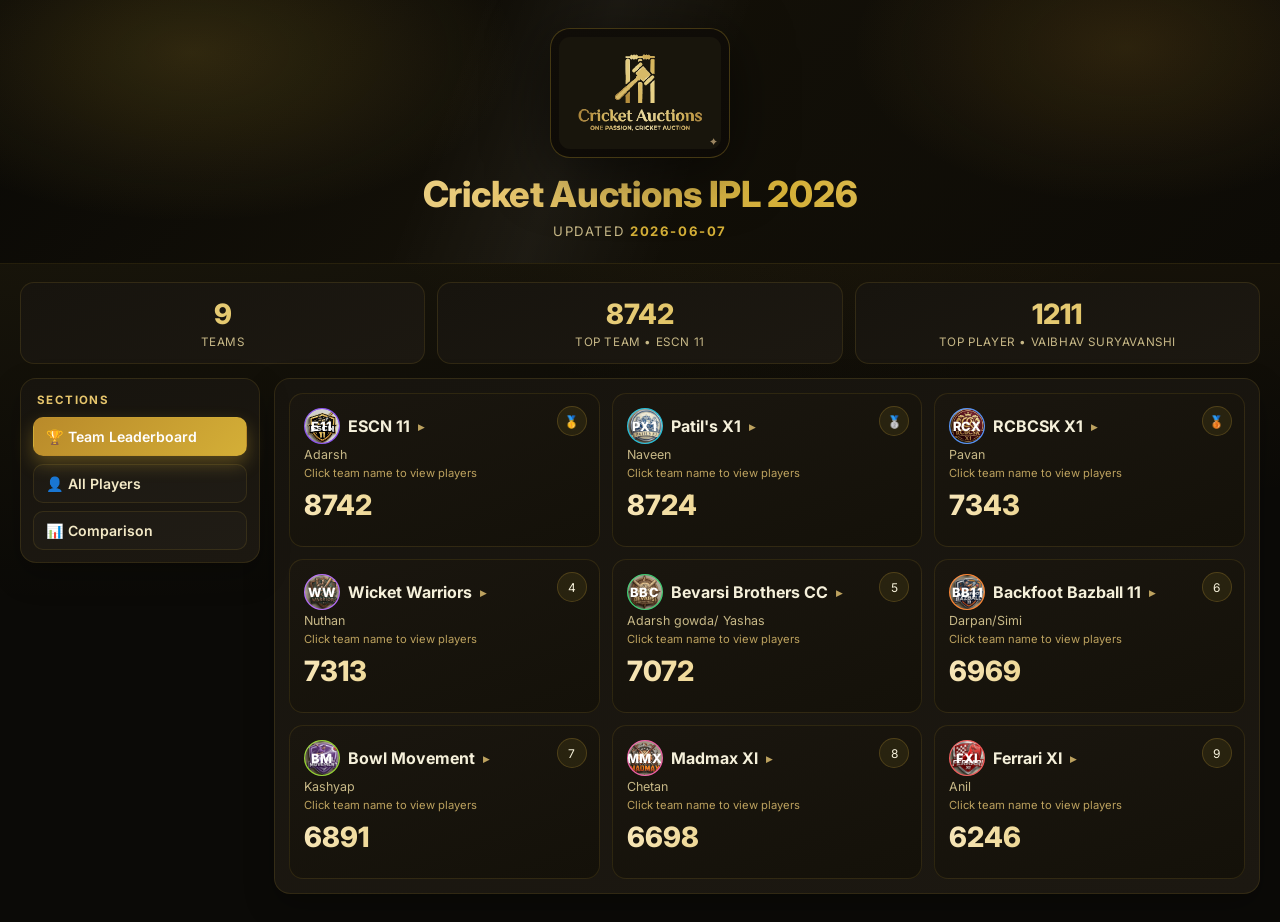
<file: docs/index.html>
<!DOCTYPE html>
<html lang="en">
<head>
    <meta charset="UTF-8">
    <meta name="viewport" content="width=device-width, initial-scale=1.0">
    <title>IPL 2026 • Fantasy Premier League</title>
    <link rel="preconnect" href="https://fonts.googleapis.com">
    <link href="https://fonts.googleapis.com/css2?family=Inter:wght@300;400;500;600;700;800&display=swap" rel="stylesheet">
    <style>
        * { margin: 0; padding: 0; box-sizing: border-box; }
        :root {
            --bg: #0b0a07;
            --bg-soft: #12100b;
            --card: #17140e;
            --card-2: #1c1811;
            --line: #d4af3722;
            --text: #f5f0da;
            --muted: #c7b887;
            --accent: #d4af37;
            --accent-2: #b98a2a;
        }
        body {
            font-family: 'Inter', sans-serif;
            background:
                radial-gradient(1200px 700px at 8% -10%, #d4af371f, transparent),
                radial-gradient(900px 500px at 90% 0%, #c08a1c1f, transparent),
                var(--bg);
            color: var(--text);
            min-height: 100vh;
        }

        .header {
            position: relative;
            overflow: hidden;
            border-bottom: 1px solid var(--line);
            background: linear-gradient(135deg, #090805 0%, #131008 45%, #0d0b06 100%);
        }
        .header::before {
            content: '';
            position: absolute;
            inset: 0;
            background:
                radial-gradient(500px 260px at 15% 20%, #d4af372d, transparent 65%),
                radial-gradient(420px 240px at 88% 18%, #b98a2a2b, transparent 65%),
                linear-gradient(110deg, transparent 0 35%, #ffffff0c 45%, transparent 55%);
            animation: sweep 8s linear infinite;
        }
        @keyframes sweep {
            from { transform: translateX(-10%); }
            to { transform: translateX(10%); }
        }
        .header-inner {
            position: relative;
            max-width: 1280px;
            margin: 0 auto;
            padding: 28px 24px 24px;
            display: grid;
            grid-template-columns: 1fr;
            align-items: center;
            gap: 16px;
            text-align: center;
        }
        .logo-wrap {
            display: flex;
            justify-content: center;
        }
        .hero-logo {
            width: min(180px, 32vw);
            height: auto;
            max-height: 180px;
            object-fit: contain;
            display: block;
            filter: drop-shadow(0 12px 30px #00000088);
            border: 1px solid #d4af3744;
            border-radius: 20px;
            background: linear-gradient(160deg, #100d08, #0d0a06);
            padding: 8px;
        }
        .title-wrap { text-align: center; }
        .title-wrap h1 {
            font-size: clamp(1.35rem, 3vw, 2.25rem);
            line-height: 1.15;
            font-weight: 800;
            letter-spacing: -0.3px;
            background: linear-gradient(95deg, #f8f1d7 0%, #e6c56c 40%, #d4af37 62%, #f7e7b5 100%);
            -webkit-background-clip: text;
            -webkit-text-fill-color: transparent;
        }
        .subtitle {
            margin-top: 8px;
            color: var(--muted);
            font-size: 0.82rem;
            letter-spacing: 1.6px;
            text-transform: uppercase;
        }
        .subtitle span { color: var(--accent); font-weight: 700; }

        .container {
            max-width: 1280px;
            margin: 0 auto;
            padding: 18px 20px 28px;
        }
        .stats {
            display: grid;
            grid-template-columns: repeat(auto-fit, minmax(180px, 1fr));
            gap: 12px;
            margin-bottom: 14px;
        }
        .stat-box {
            background: linear-gradient(160deg, var(--card), var(--card-2));
            border: 1px solid var(--line);
            border-radius: 14px;
            padding: 14px;
            text-align: center;
        }
        .stat-box .val {
            font-size: 1.75rem;
            font-weight: 800;
            background: linear-gradient(120deg, #f5e3ab, var(--accent));
            -webkit-background-clip: text;
            -webkit-text-fill-color: transparent;
        }
        .stat-box .lbl {
            font-size: 0.73rem;
            color: var(--muted);
            margin-top: 4px;
            text-transform: uppercase;
            letter-spacing: 0.6px;
        }

        .shell {
            display: grid;
            grid-template-columns: 240px 1fr;
            gap: 14px;
            align-items: start;
        }
        .nav-card,
        .content-card {
            border: 1px solid var(--line);
            background: linear-gradient(170deg, var(--card), var(--card-2));
            border-radius: 16px;
            box-shadow: 0 12px 30px #00000040;
        }
        .nav-card {
            position: sticky;
            top: 12px;
            padding: 12px;
        }
        .nav-title {
            color: #e6c56c;
            font-size: 0.72rem;
            font-weight: 700;
            letter-spacing: 1.4px;
            text-transform: uppercase;
            margin: 2px 4px 10px;
        }
        .tabs {
            display: grid;
            gap: 8px;
        }
        .tab {
            padding: 10px 12px;
            border-radius: 10px;
            border: 1px solid var(--line);
            background: #ffffff05;
            color: #f3e9c6;
            font-size: 0.88rem;
            font-weight: 600;
            cursor: pointer;
            transition: all 0.2s ease;
        }
        .tab:hover { border-color: #d4af3750; background: #ffffff10; }
        .tab.active {
            color: #fff;
            border-color: transparent;
            background: linear-gradient(135deg, #b98a2a, #d4af37);
            box-shadow: 0 8px 18px #d4af3755;
        }

        .content-card { padding: 14px; }
        .panel { display: none; animation: fadeIn 0.22s ease; }
        .panel.active { display: block; }
        @keyframes fadeIn {
            from { opacity: 0; transform: translateY(6px); }
            to { opacity: 1; transform: translateY(0); }
        }

        .leaderboard { display: grid; grid-template-columns: repeat(auto-fit, minmax(290px, 1fr)); gap: 12px; }
        .team-card {
            position: relative;
            border: 1px solid var(--line);
            background: linear-gradient(160deg, #1a160f, #141109);
            border-radius: 14px;
            padding: 14px;
        }
        .team-card .rank-badge {
            position: absolute;
            right: 12px;
            top: 12px;
            width: 30px;
            height: 30px;
            border-radius: 50%;
            display: grid;
            place-items: center;
            font-size: 0.75rem;
            border: 1px solid #d4af3738;
            background: #d4af3718;
        }
        .team-card h3 {
            font-size: 1rem;
            margin-bottom: 3px;
            cursor: pointer;
            user-select: none;
            position: relative;
            outline: none;
        }
        .team-title { display: inline-flex; align-items: center; gap: 8px; }
        .team-title::after {
            content: ' ▸';
            color: #bda25f;
            font-size: 0.75rem;
            display: inline-block;
            transition: transform 0.24s;
        }
        .team-card.expanded .team-title::after { transform: rotate(90deg); }
        .team-card h3[data-tooltip]::before {
            content: attr(data-tooltip);
            position: absolute;
            left: 0;
            top: -34px;
            background: #0f0d08;
            color: #f3e9c6;
            border: 1px solid #d4af3750;
            border-radius: 8px;
            padding: 5px 8px;
            font-size: 0.72rem;
            font-weight: 500;
            white-space: nowrap;
            opacity: 0;
            transform: translateY(4px);
            transition: all 0.18s ease;
            pointer-events: none;
            z-index: 5;
            box-shadow: 0 6px 18px #00000066;
        }
        .team-card h3[data-tooltip]:hover::before,
        .team-card h3[data-tooltip]:focus-visible::before {
            opacity: 1;
            transform: translateY(0);
        }
        .team-logo {
            width: 26px;
            height: 26px;
            border-radius: 50%;
            display: inline-flex;
            align-items: center;
            justify-content: center;
            color: #fff;
            font-size: 0.62rem;
            font-weight: 800;
            letter-spacing: 0.35px;
            background: radial-gradient(circle at 30% 30%, #ffffff33, transparent 45%), var(--logo, #64748b);
            border: 1px solid #ffffff24;
            position: relative;
            overflow: hidden;
        }
        .team-logo img {
            position: absolute;
            inset: 0;
            width: 100%;
            height: 100%;
            object-fit: cover;
            border-radius: 50%;
        }
        .team-logo-fallback {
            position: relative;
            z-index: 1;
        }
        .team-card .owner { color: var(--muted); font-size: 0.78rem; margin-bottom: 10px; }
        .team-click-hint {
            font-size: 0.7rem;
            color: #bda25f;
            margin: -6px 0 8px;
        }
        .team-card .total {
            font-size: 1.75rem;
            font-weight: 800;
            margin-bottom: 10px;
            background: linear-gradient(110deg, #f8e7ba, var(--accent));
            -webkit-background-clip: text;
            -webkit-text-fill-color: transparent;
        }
        .team-card .players { max-height: 0; overflow: hidden; transition: max-height 0.35s ease; }
        .team-card.expanded .players { max-height: 520px; overflow-y: auto; }
        .team-card .player-row {
            display: flex;
            justify-content: space-between;
            font-size: 0.82rem;
            padding: 5px 0;
            border-bottom: 1px dashed #ffffff14;
        }
        .team-card .player-row:last-child { border-bottom: none; }
        .team-card .player-row .pts { color: #f3d277; font-weight: 700; }
        .team-card .player-row .no-pts { color: #64748b; }

        .search {
            width: 100%;
            border: 1px solid #ffffff1f;
            background: #ffffff08;
            border-radius: 999px;
            color: #e8e8f0;
            font-size: 0.92rem;
            padding: 12px 16px;
            margin-bottom: 10px;
        }
        .search:focus { outline: none; border-color: #d4af37; box-shadow: 0 0 0 3px #d4af3738; }

        table {
            width: 100%;
            border-collapse: collapse;
            overflow: hidden;
            border-radius: 12px;
            background: #11162a;
        }
        th, td { padding: 11px 12px; border-bottom: 1px solid #ffffff10; text-align: left; }
        th {
            position: sticky;
            top: 0;
            z-index: 1;
            font-size: 0.74rem;
            letter-spacing: 0.6px;
            text-transform: uppercase;
            color: #e5cf8b;
            background: #1a160f;
            cursor: pointer;
            font-weight: 700;
        }
        td { font-size: 0.84rem; }
        tr:hover td { background: #ffffff08; }
        .rank { color: #d9bb62; font-weight: 700; }
        .team-cell { display: flex; align-items: center; gap: 8px; }
        .team-cell .team-logo { width: 20px; height: 20px; font-size: 0.52rem; }

        .metric-switcher {
            display: flex;
            flex-wrap: wrap;
            gap: 8px;
            margin-bottom: 10px;
        }
        .metric-btn {
            border: 1px solid var(--line);
            background: #ffffff08;
            color: #f3e9c6;
            border-radius: 999px;
            padding: 7px 11px;
            font-size: 0.78rem;
            font-weight: 700;
            cursor: pointer;
        }
        /* Larger crest in Team Leaderboard cards */
        .team-card .team-logo {
            width: 36px;
            height: 36px;
            font-size: 0.8rem;
        }
        .metric-btn.active {
            color: #fff;
            border-color: transparent;
            background: linear-gradient(130deg, #b98a2a, #d4af37);
        }
        .comparison-wrap { display: grid; gap: 10px; }
        .podium {
            display: grid;
            grid-template-columns: repeat(3, minmax(0, 1fr));
            gap: 10px;
        }
        .podium-card {
            border: 1px solid #ffffff18;
            background: linear-gradient(160deg, #1b2140, #151b33);
            border-radius: 12px;
            padding: 10px;
            display: grid;
            gap: 6px;
        }
        .podium-top { display: flex; justify-content: space-between; align-items: center; font-size: 0.78rem; color: #e9d598; }
        .podium-points { font-weight: 800; color: #f3d277; }
        .podium-name { font-weight: 700; font-size: 0.9rem; color: #f5f5ff; }
        .podium-meta { font-size: 0.73rem; color: #94a3b8; }
        .podium-bar-track { height: 7px; background: #ffffff12; border-radius: 999px; overflow: hidden; }
        .podium-bar-fill { height: 100%; width: 0; transition: width 0.7s ease; }

        .comp-list {
            border: 1px solid #ffffff18;
            border-radius: 12px;
            background: linear-gradient(160deg, #1b2140, #151b33);
            padding: 8px;
            display: grid;
            gap: 6px;
        }
        .comp-row { display: grid; grid-template-columns: 28px 1fr 85px; gap: 10px; align-items: center; }
        .comp-rank {
            width: 28px;
            height: 28px;
            border-radius: 50%;
            display: grid;
            place-items: center;
            font-size: 0.72rem;
            font-weight: 800;
            color: #ddd6fe;
            background: #ffffff12;
            border: 1px solid #ffffff1c;
        }
        .comp-main { min-width: 0; }
        .comp-name { font-size: 0.84rem; white-space: nowrap; overflow: hidden; text-overflow: ellipsis; }
        .comp-sub { font-size: 0.72rem; color: #94a3b8; margin-top: 2px; }
        .comp-track { height: 6px; margin-top: 5px; background: #ffffff10; border-radius: 999px; overflow: hidden; }
        .comp-fill { height: 100%; width: 0; transition: width 0.7s ease; }
        .comp-points { text-align: right; font-size: 0.82rem; font-weight: 800; color: #f3d277; }

        @media (max-width: 980px) {
            .shell { grid-template-columns: 1fr; }
            .nav-card { position: static; }
            .tabs { grid-template-columns: repeat(3, minmax(0, 1fr)); display: grid; }
            .tab { text-align: center; }
        }
        @media (max-width: 760px) {
            .header-inner { grid-template-columns: 1fr; text-align: center; }
            .hero-logo { width: min(140px, 42vw); max-height: 140px; }
            .podium { grid-template-columns: 1fr; }
            .comp-row { grid-template-columns: 24px 1fr 70px; }
            .tabs { grid-template-columns: 1fr; }
            .team-card h3[data-tooltip]::before { display: none; }
        }
    </style>
</head>
<body>
    <header class="header">
        <div class="header-inner">
            <div class="logo-wrap">
                <img class="hero-logo" src="assets/brand/cricket-auctions-mark.svg" alt="Cricket Auctions mark">
            </div>
            <div class="title-wrap">
                <h1>Cricket Auctions  IPL 2026 </h1>
                <p class="subtitle"> Updated <span id="updated"></span></p>
            </div>
        </div>
    </header>

    <main class="container">
        <div class="stats" id="summary-stats"></div>

        <section class="shell">
            <aside class="nav-card">
                <div class="nav-title">Sections</div>
                <div class="tabs">
                    <div class="tab active" data-tab="teams">🏆 Team Leaderboard</div>
                    <div class="tab" data-tab="players">👤 All Players</div>
                    <div class="tab" data-tab="chart">📊 Comparison</div>
                </div>
            </aside>

            <section class="content-card">
                <div class="panel active" id="panel-teams">
                    <div class="leaderboard" id="leaderboard"></div>
                </div>

                <div class="panel" id="panel-players">
                    <input class="search" id="player-search" placeholder="Search player or team..." />
                    <div style="overflow-x:auto; border-radius: 12px;">
                        <table id="player-table">
                            <thead>
                                <tr>
                                    <th>#</th><th>Player</th><th>Team</th><th>Points</th><th>Matches</th><th>Avg Pts</th><th>Runs</th><th>Wickets</th><th>Catches</th>
                                </tr>
                            </thead>
                            <tbody></tbody>
                        </table>
                    </div>
                </div>

                <div class="panel" id="panel-chart">
                    <h3 id="comparison-title" style="margin: 2px 0 10px; color:#c4b5fd; font-size:1rem;">Top Players by Points</h3>
                    <div class="metric-switcher" id="metric-switcher">
                        <button class="metric-btn active" data-metric="totalPoints">Points</button>
                        <button class="metric-btn" data-metric="runs">Runs</button>
                        <button class="metric-btn" data-metric="wickets">Wickets</button>
                        <button class="metric-btn" data-metric="catches">Catches</button>
                        <button class="metric-btn" data-metric="avgPoints">Avg Pts</button>
                    </div>
                    <div class="comparison-wrap">
                        <div class="podium" id="podium-chart"></div>
                        <div class="comp-list" id="comp-chart"></div>
                    </div>
                </div>
            </section>
        </section>
    </main>

    <script>
    let TEAMS = [], PLAYERS = [];
    let comparisonMetric = 'totalPoints';
    const COLORS = ['#7c3aed','#a855f7','#ec4899','#f43f5e','#f97316','#eab308','#22c55e','#06b6d4','#3b82f6'];
    const METRIC_META = {
        totalPoints: { label: 'Points', decimals: 0 },
        runs: { label: 'Runs', decimals: 0 },
        wickets: { label: 'Wickets', decimals: 0 },
        catches: { label: 'Catches', decimals: 0 },
        avgPoints: { label: 'Avg Pts', decimals: 1 }
    };
    const TEAM_LOGOS = {
        'ESCN 11': { abbr: 'E11', color: '#7c3aed', logo: 'assets/team-logos/escn11.png' },
        'Madmax Xl': { abbr: 'MMX', color: '#ec4899', logo: 'assets/team-logos/madmax-xl.png' },
        "Patil's X1": { abbr: 'PX1', color: '#06b6d4', logo: 'assets/team-logos/patils-x1.png' },
        'Backfoot Bazball 11': { abbr: 'BB11', color: '#f97316', logo: 'assets/team-logos/backfoot-bazball-11.png' },
        'Bevarsi Brothers CC': { abbr: 'BBC', color: '#22c55e', logo: 'assets/team-logos/bevarsi-brothers-cc.png' },
        'Ferrari XI': { abbr: 'FXI', color: '#ef4444', logo: 'assets/team-logos/ferrari-xi.png' },
        'Bowl Movement': { abbr: 'BM', color: '#84cc16', logo: 'assets/team-logos/bowl-movement.png' },
        'RCBCSK X1': { abbr: 'RCX', color: '#3b82f6', logo: 'assets/team-logos/rcbcsk-x1.png' },
        'Wicket Warriors': { abbr: 'WW', color: '#a855f7', logo: 'assets/team-logos/wicket-warriors.png' }
    };

    async function loadData() {
        const resp = await fetch('data.json');
        const data = await resp.json();
        TEAMS = data.teams;
        PLAYERS = data.players;
        document.getElementById('updated').textContent = data.updated || 'N/A';
        render();
    }

    function render() {
        const sorted = [...TEAMS].sort((a, b) => b.totalPoints - a.totalPoints);
        const topTeam = sorted[0];
        const topPlayer = PLAYERS.length > 0 ? PLAYERS.reduce((a, b) => (a.totalPoints||0) > (b.totalPoints||0) ? a : b) : null;
        document.getElementById('summary-stats').innerHTML = `
            <div class="stat-box"><div class="val">${TEAMS.length}</div><div class="lbl">Teams</div></div>
            <div class="stat-box"><div class="val">${topTeam ? topTeam.totalPoints : '-'}</div><div class="lbl">Top Team • ${topTeam ? topTeam.name : '-'}</div></div>
            <div class="stat-box"><div class="val">${topPlayer ? topPlayer.totalPoints : '-'}</div><div class="lbl">Top Player • ${topPlayer ? topPlayer.name : '-'}</div></div>
        `;
        renderTeams();
        renderPlayers();
        renderChart();
    }

    function getTeamLogoMeta(teamName) {
        if (TEAM_LOGOS[teamName]) return TEAM_LOGOS[teamName];
        const abbr = String(teamName || '')
            .split(/\s+/)
            .filter(Boolean)
            .slice(0, 2)
            .map(w => w[0])
            .join('')
            .toUpperCase() || 'TM';
        return { abbr, color: '#64748b' };
    }

    function teamLogoHtml(teamName) {
        const { abbr, color, logo } = getTeamLogoMeta(teamName);
        const img = logo
            ? `<img src="${logo}" alt="${teamName} logo" onerror="this.remove()">`
            : '';
        return `<span class="team-logo" style="--logo:${color}" title="${teamName}">${img}<span class="team-logo-fallback">${abbr}</span></span>`;
    }

    function metricValue(player, metric) {
        const v = Number(player?.[metric] ?? 0);
        return Number.isFinite(v) ? v : 0;
    }

    function formatMetricValue(value, metric) {
        const decimals = METRIC_META[metric]?.decimals ?? 0;
        return Number(value).toFixed(decimals);
    }

    function setMetricButtonsState() {
        document.querySelectorAll('#metric-switcher .metric-btn').forEach(btn => {
            btn.classList.toggle('active', btn.dataset.metric === comparisonMetric);
        });
        const title = document.getElementById('comparison-title');
        if (title) title.textContent = `Top Players by ${METRIC_META[comparisonMetric].label}`;
    }

    function renderTeams() {
        const sorted = [...TEAMS].sort((a, b) => b.totalPoints - a.totalPoints);
        document.getElementById('leaderboard').innerHTML = sorted.map((t, i) => {
            const cls = i === 0 ? 'gold' : i === 1 ? 'silver' : i === 2 ? 'bronze' : '';
            const badge = i === 0 ? '🥇' : i === 1 ? '🥈' : i === 2 ? '🥉' : (i + 1);
            return `
            <div class="team-card ${cls}">
                <div class="rank-badge">${badge}</div>
                <h3 tabindex="0" data-tooltip="Click team name to view players" aria-label="Click team name to view players"><span class="team-title">${teamLogoHtml(t.name)}<span>${t.name}</span></span></h3>
                <div class="owner">${t.owner}</div>
                <div class="team-click-hint">Click team name to view players</div>
                <div class="total">${t.totalPoints}</div>
                <div class="players">
                    ${t.players
                        .sort((a, b) => (b.points || 0) - (a.points || 0))
                        .map(p => `
                        <div class="player-row">
                            <span>${p.name}</span>
                            <span class="${p.points ? 'pts' : 'no-pts'}">${p.points || '-'}</span>
                        </div>`)
                        .join('')}
                </div>
            </div>`;
        }).join('');
    }

    let sortCol = 3, sortAsc = false;
    function renderPlayers(filter = '') {
        const tbody = document.querySelector('#player-table tbody');
        let list = PLAYERS;
        if (filter) list = list.filter(p => p.name.toLowerCase().includes(filter.toLowerCase()) || p.team.toLowerCase().includes(filter.toLowerCase()));
        list = [...list].sort((a, b) => {
            const keys = ['name', 'name', 'team', 'totalPoints', 'matches', 'avgPoints', 'runs', 'wickets', 'catches'];
            let va = a[keys[sortCol]] ?? 0, vb = b[keys[sortCol]] ?? 0;
            if (typeof va === 'string') return sortAsc ? va.localeCompare(vb) : vb.localeCompare(va);
            return sortAsc ? va - vb : vb - va;
        });
        tbody.innerHTML = list.map((p, i) => `
            <tr>
                <td class="rank">${i + 1}</td>
                <td>${p.name}</td>
                <td class="team-cell">${teamLogoHtml(p.team)}<span class="team-cell-name">${p.team}</span></td>
                <td><b>${p.totalPoints || '-'}</b></td>
                <td>${p.matches || '-'}</td>
                <td>${p.avgPoints || '-'}</td>
                <td>${p.runs || '-'}</td>
                <td>${p.wickets || '-'}</td>
                <td>${p.catches || '-'}</td>
            </tr>`).join('');
    }

    function renderChart() {
        const sorted = [...PLAYERS]
            .filter(p => metricValue(p, comparisonMetric) > 0)
            .sort((a, b) => metricValue(b, comparisonMetric) - metricValue(a, comparisonMetric))
            .slice(0, 15);
        const max = metricValue(sorted[0], comparisonMetric) || 1;

        const podiumEl = document.getElementById('podium-chart');
        podiumEl.innerHTML = sorted.slice(0, 3).map((p, i) => `
            <div class="podium-card">
                <div class="podium-top">
                    <div>${i === 0 ? '🥇' : i === 1 ? '🥈' : '🥉'}</div>
                    <div class="podium-points">${formatMetricValue(metricValue(p, comparisonMetric), comparisonMetric)}</div>
                </div>
                <div class="podium-name">${p.name}</div>
                <div class="podium-meta">${p.team} • ${p.matches} Matches</div>
                <div class="podium-bar-track">
                    <div class="podium-bar-fill" style="width:${(metricValue(p, comparisonMetric) / max) * 100}%; background: linear-gradient(to right, ${COLORS[i % COLORS.length]}99, ${COLORS[i % COLORS.length]});"></div>
                </div>
            </div>`).join('');

        const compEl = document.getElementById('comp-chart');
        compEl.innerHTML = sorted.map((p, i) => `
            <div class="comp-row">
                <div class="comp-rank">${i + 1}</div>
                <div class="comp-main">
                    <div class="comp-name">${p.name}</div>
                    <div class="comp-sub">${p.team}</div>
                    <div class="comp-track">
                        <div class="comp-fill" style="width:${(metricValue(p, comparisonMetric) / max) * 100}%; background: linear-gradient(to right, ${COLORS[i % COLORS.length]}99, ${COLORS[i % COLORS.length]});"></div>
                    </div>
                </div>
                <div class="comp-points">${formatMetricValue(metricValue(p, comparisonMetric), comparisonMetric)}</div>
            </div>`).join('');

        setMetricButtonsState();
    }

    document.querySelectorAll('.tab').forEach(tab => {
        tab.addEventListener('click', () => {
            document.querySelectorAll('.tab').forEach(t => t.classList.remove('active'));
            document.querySelectorAll('.panel').forEach(p => p.classList.remove('active'));
            tab.classList.add('active');
            document.getElementById('panel-' + tab.dataset.tab).classList.add('active');
        });
    });

    document.getElementById('leaderboard').addEventListener('click', e => {
        const card = e.target.closest('.team-card');
        if (!card) return;
        if (e.target.closest('.players')) return;
        card.classList.toggle('expanded');
    });
    document.getElementById('player-search').addEventListener('input', e => renderPlayers(e.target.value));
    document.querySelectorAll('#player-table th').forEach((th, i) => {
        th.addEventListener('click', () => {
            if (sortCol === i) sortAsc = !sortAsc;
            else { sortCol = i; sortAsc = false; }
            renderPlayers(document.getElementById('player-search').value);
        });
    });
    document.getElementById('metric-switcher').addEventListener('click', e => {
        const btn = e.target.closest('.metric-btn');
        if (!btn) return;
        const m = btn.dataset.metric;
        if (!METRIC_META[m]) return;
        comparisonMetric = m;
        renderChart();
    });

    loadData();
    </script>
</body>
</html>
</file>
